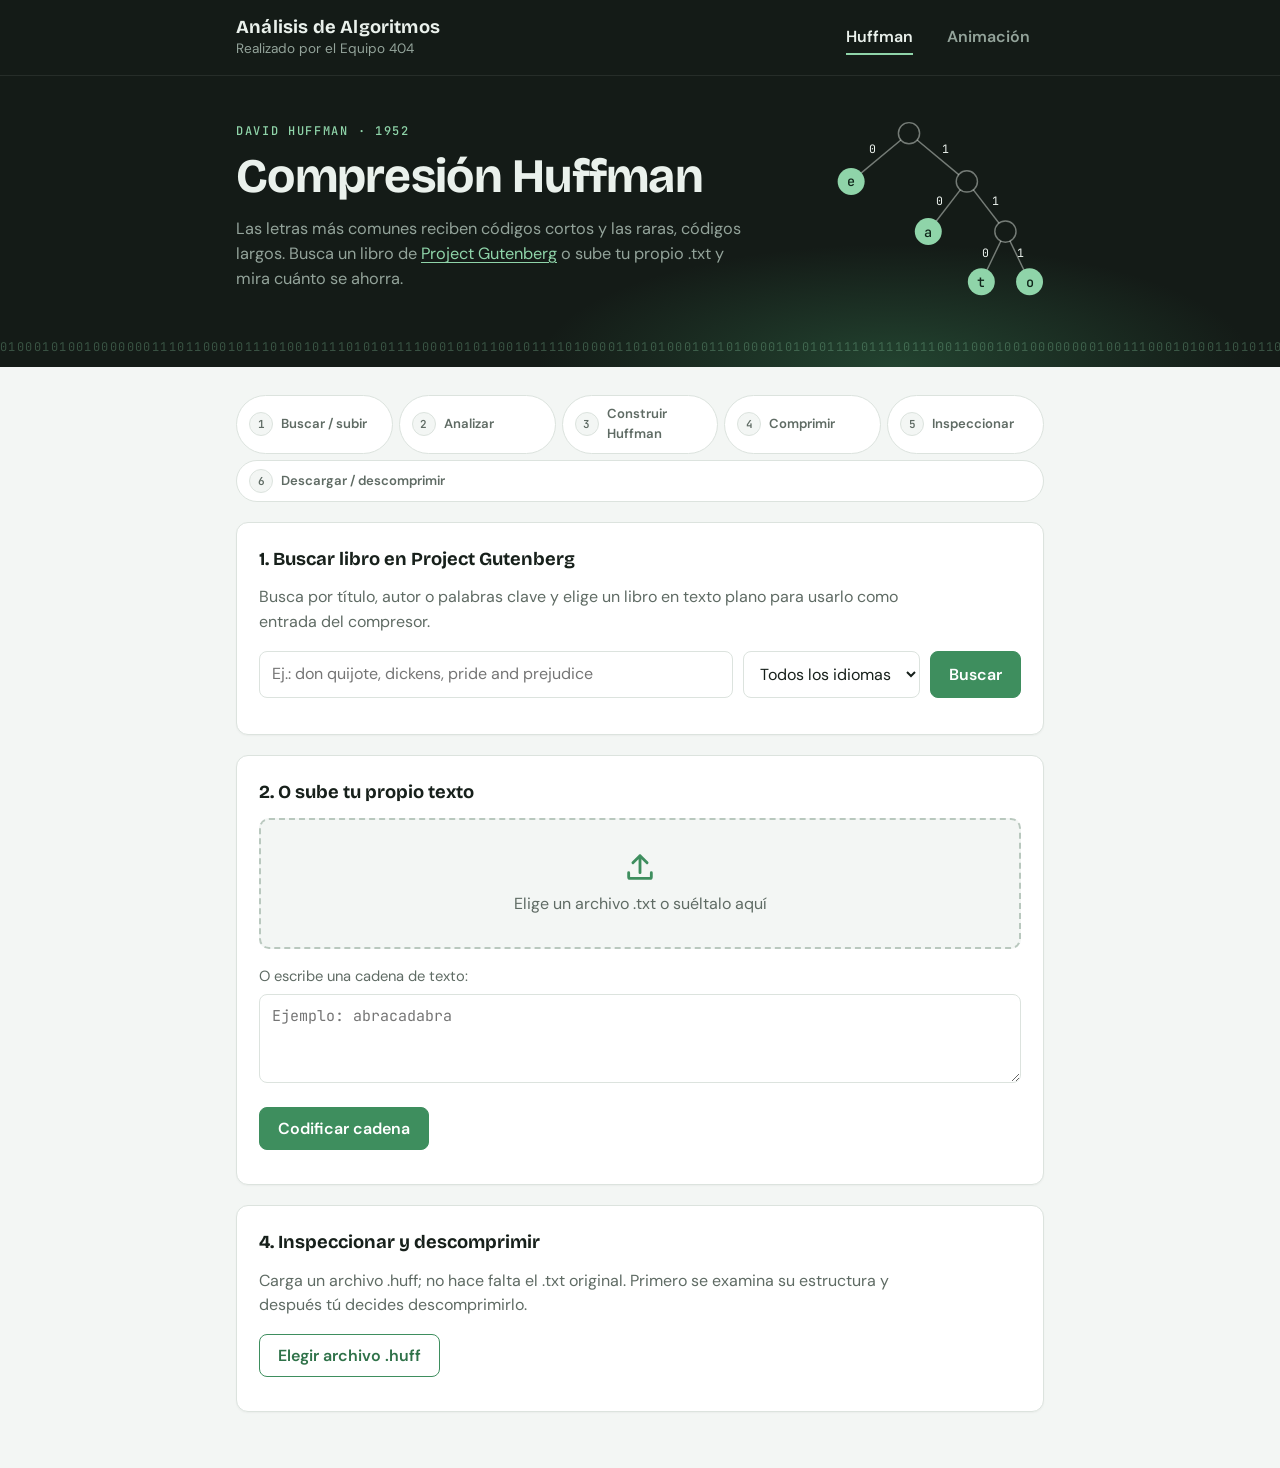
<file: index.html>
<!doctype html>
<html lang="es">
<head>
<meta charset="utf-8">
<meta name="viewport" content="width=device-width, initial-scale=1">
<title>Compresión Huffman</title>
<link rel="preconnect" href="https://fonts.googleapis.com">
<link rel="preconnect" href="https://fonts.gstatic.com" crossorigin>
<link href="https://fonts.googleapis.com/css2?family=Bricolage+Grotesque:opsz,wght@12..96,600;12..96,700&family=DM+Sans:wght@400;500;600&family=JetBrains+Mono:wght@400;500&display=swap" rel="stylesheet">
<link rel="stylesheet" href="estilos.css">
</head>
<body>

<header class="top">
  <div class="wrap">
    <div>
      <h1>Análisis de Algoritmos</h1>
      <p>Realizado por el Equipo 404</p>
    </div>
    <nav aria-label="Secciones">
      <a href="index.html" aria-current="page">Huffman</a>
      <a href="animacion.html">Animación</a>
    </nav>
  </div>
</header>

<section class="hero">
  <div class="wrap hero-inner">
    <div class="hero-text">
      <p class="eyebrow">David Huffman · 1952</p>
      <h2>Compresión Huffman</h2>
      <p class="lead">Las letras más comunes reciben códigos cortos y las raras, códigos largos. Busca un libro de <a href="https://www.gutenberg.org" target="_blank" rel="noopener">Project Gutenberg</a> o sube tu propio .txt y mira cuánto se ahorra.</p>
    </div>
    <svg class="tree" viewBox="0 0 280 200" role="img" aria-label="Árbol de Huffman: e vale 0, a vale 10, t vale 110, o vale 111">
      <line class="ln" pathLength="1" style="--d:.3s" x1="140" y1="22" x2="80" y2="72"/>
      <line class="ln" pathLength="1" style="--d:.45s" x1="140" y1="22" x2="200" y2="72"/>
      <line class="ln" pathLength="1" style="--d:.9s" x1="200" y1="72" x2="160" y2="124"/>
      <line class="ln" pathLength="1" style="--d:1.05s" x1="200" y1="72" x2="240" y2="124"/>
      <line class="ln" pathLength="1" style="--d:1.5s" x1="240" y1="124" x2="215" y2="176"/>
      <line class="ln" pathLength="1" style="--d:1.65s" x1="240" y1="124" x2="265" y2="176"/>
      <circle class="node lf" style="--d:0s" cx="140" cy="22" r="11"/>
      <circle class="node lf" style="--d:.7s" cx="200" cy="72" r="11"/>
      <circle class="node lf" style="--d:1.3s" cx="240" cy="124" r="11"/>
      <g class="lf" style="--d:.8s"><circle class="leafc" cx="80" cy="72" r="14"/><text class="sym" x="80" y="72">e</text></g>
      <g class="lf" style="--d:1.35s"><circle class="leafc" cx="160" cy="124" r="14"/><text class="sym" x="160" y="124">a</text></g>
      <g class="lf" style="--d:1.9s"><circle class="leafc" cx="215" cy="176" r="14"/><text class="sym" x="215" y="176">t</text></g>
      <g class="lf" style="--d:2s"><circle class="leafc" cx="265" cy="176" r="14"/><text class="sym" x="265" y="176">o</text></g>
      <text class="bt" style="--d:.6s" x="102" y="38">0</text>
      <text class="bt" style="--d:.7s" x="178" y="38">1</text>
      <text class="bt" style="--d:1.2s" x="172" y="92">0</text>
      <text class="bt" style="--d:1.3s" x="230" y="92">1</text>
      <text class="bt" style="--d:1.8s" x="219" y="146">0</text>
      <text class="bt" style="--d:1.9s" x="256" y="146">1</text>
    </svg>
  </div>
  <div class="bitrail" aria-hidden="true"><span>[base64] [base64] </span></div>
</section>

<div class="wrap">
<main>

  <ol class="flow" id="flow" aria-label="Flujo de la aplicación">
    <li data-s="1">Buscar / subir</li>
    <li data-s="2">Analizar</li>
    <li data-s="3">Construir Huffman</li>
    <li data-s="4">Comprimir</li>
    <li data-s="5">Inspeccionar</li>
    <li data-s="6">Descargar / descomprimir</li>
  </ol>

  <section id="huffman" class="stack">

    <div class="card" id="gutCard">
      <h2>1. Buscar libro en Project Gutenberg</h2>
      <p class="sub">Busca por título, autor o palabras clave y elige un libro en texto plano para usarlo como entrada del compresor.</p>
      <form class="gut-form" id="gutForm">
        <label class="sr" for="gutQ">Título, autor o palabras clave</label>
        <input id="gutQ" type="search" placeholder="Ej.: don quijote, dickens, pride and prejudice" autocomplete="off">
        <label class="sr" for="gutLang">Idioma</label>
        <select id="gutLang">
          <option value="">Todos los idiomas</option>
          <option value="es">Español</option>
          <option value="en">English</option>
          <option value="fr">Français</option>
          <option value="de">Deutsch</option>
          <option value="it">Italiano</option>
          <option value="pt">Português</option>
        </select>
        <button class="btn" type="submit" id="gutBtn">Buscar</button>
      </form>
      <div class="msg" id="gutMsg" role="status" aria-live="polite"></div>
      <ul class="gut-list" id="gutList"></ul>
      <div class="actions" id="gutMoreBox" hidden><button class="btn ghost" id="gutMore" type="button">Ver más resultados</button></div>
    </div>

    <div class="card">
      <h2>2. O sube tu propio texto</h2>
      <label class="drop" id="drop" for="fileIn">
        <svg viewBox="0 0 24 24" aria-hidden="true"><path d="M12 16V4M7 9l5-5 5 5M4 16v3a1 1 0 0 0 1 1h14a1 1 0 0 0 1-1v-3"/></svg>
        <span id="dropText">Elige un archivo .txt o suéltalo aquí</span>
        <input id="fileIn" type="file" accept=".txt,text/plain">
      </label>
      <label class="or" for="textIn">O escribe una cadena de texto:</label>
      <textarea id="textIn" rows="3" placeholder="Ejemplo: abracadabra"></textarea>
      <div class="actions"><button class="btn" id="textBtn" type="button">Codificar cadena</button></div>
      <div class="msg" id="msg" role="status" aria-live="polite"></div>
    </div>

    <div class="card" id="result" hidden>
      <h2>3. Resultado</h2>
      <div class="stats" id="stats"></div>
      <div class="cmp" id="cmp"></div>
      <div class="msg" id="verify"></div>
      <details class="fold" id="mergeBox" hidden>
        <summary id="mergeSum"></summary>
        <p class="hint">En cada paso se toman los dos nodos de menor frecuencia y se fusionan en un nodo nuevo (N1, N2…) cuyo peso es la suma. El último nodo es la raíz del árbol.</p>
        <ol class="steps" id="mergeList"></ol>
      </details>
      <div class="actions">
        <button class="btn" id="dlHuff" type="button">Descargar comprimido (.huff)</button>
        <button class="btn" id="dlBack" type="button">Descargar recuperado (.txt)</button>
        <button class="btn ghost" id="dlBoth" type="button">Descargar ambos</button>
        <button class="btn" id="toInspect" type="button">Inspeccionar este archivo</button>
        <button class="btn ghost" id="toggle" type="button">Ver tabla de códigos</button>
        <button class="btn ghost" id="toggleTree" type="button">Ver árbol de frecuencias</button>
      </div>
      <div id="treeBox" hidden>
        <p class="msg" id="treeInfo"></p>
        <div class="treewrap"><svg id="treeSvg" class="ftree" role="img" aria-label="Árbol de frecuencias de Huffman"></svg></div>
      </div>
      <div id="tableBox" hidden>
        <div class="tablewrap">
          <table>
            <thead><tr><th>Símbolo</th><th class="n">Frecuencia</th><th class="n">Bits</th><th>Código</th></tr></thead>
            <tbody id="body"></tbody>
          </table>
        </div>
      </div>
    </div>

    <div class="card" id="inspector">
      <h2>4. Inspeccionar y descomprimir</h2>
      <p class="sub">Carga un archivo .huff; no hace falta el .txt original. Primero se examina su estructura y después tú decides descomprimirlo.</p>
      <div style="position:relative;display:inline-block">
        <button class="btn ghost" id="huffBtn" type="button">Elegir archivo .huff</button>
        <input id="huffIn" type="file" accept=".huff,application/octet-stream" style="position:absolute;inset:0;width:100%;height:100%;opacity:0;cursor:pointer">
      </div>
      <div class="msg" id="decMsg" role="status" aria-live="polite"></div>
      <div id="inspBox" hidden>
        <h3>Metadatos del archivo</h3>
        <dl class="kv" id="inspMeta"></dl>
        <h3>Estructura interna</h3>
        <div class="fmap" id="inspMap"></div>
        <h3>Datos comprimidos (vista parcial en binario)</h3>
        <pre class="bits" id="inspBits"></pre>
        <details class="fold">
          <summary>Códigos Huffman almacenados</summary>
          <p class="hint">El formato guarda la longitud de cada código y los códigos se reconstruyen en forma canónica. Las frecuencias no se guardan.</p>
          <div class="tablewrap"><table>
            <thead><tr><th>Símbolo</th><th class="n">Bits</th><th>Código</th></tr></thead>
            <tbody id="inspBody"></tbody>
          </table></div>
        </details>
        <details class="fold">
          <summary>Árbol de Huffman reconstruido</summary>
          <p class="msg" id="inspTreeInfo"></p>
          <div class="treewrap"><svg id="inspTree" class="ftree" role="img" aria-label="Árbol de Huffman reconstruido a partir del archivo"></svg></div>
        </details>
        <div class="actions"><button class="btn" id="inspDec" type="button">Descomprimir</button></div>
        <div class="msg" id="decVerify" role="status" aria-live="polite"></div>
        <div id="decBox" hidden>
          <div class="preview" id="decPreview"></div>
          <div class="actions"><button class="btn" id="decDl" type="button">Descargar .txt</button></div>
        </div>
      </div>
    </div>
  </section>
</main>
</div>

<script>
/* ===== Núcleo de Huffman (bytes UTF-8, códigos canónicos) ===== */
const SYM_NAMES = { 32: '␣', 10: '↵', 13: '⏎', 9: '⇥' };
function symLabel(b) {
  if (SYM_NAMES[b]) return SYM_NAMES[b];
  if (b < 32 || b === 127) return '0x' + b.toString(16).toUpperCase().padStart(2, '0');
  if (b >= 128) return '0x' + b.toString(16).toUpperCase();
  return String.fromCharCode(b);
}

function buildLengths(data) {
  const freq = new Array(256).fill(0);
  for (let i = 0; i < data.length; i++) freq[data[i]]++;
  const syms = [];
  for (let b = 0; b < 256; b++) if (freq[b]) syms.push(b);
  const lengths = new Array(256).fill(0);

  let root = null;
  const merges = []; // fusiones del algoritmo voraz, para mostrarlas paso a paso

  if (syms.length === 1) {
    lengths[syms[0]] = 1;
    root = { sym: syms[0], w: freq[syms[0]] }; // Árbol de un solo nodo
  } else if (syms.length > 1) {
    let id = 0;
    let nodes = syms.map(b => ({ w: freq[b], id: id++, sym: b }));
    while (nodes.length > 1) {
      nodes.sort((a, b) => a.w - b.w || a.id - b.id);
      const a = nodes.shift(), b = nodes.shift();
      const nuevo = { w: a.w + b.w, id: id++, l: a, r: b };
      nodes.push(nuevo);
      const lab = (n) => n.sym !== undefined ? symLabel(n.sym) : 'N' + (n.id - syms.length + 1);
      merges.push({ a: lab(a), wa: a.w, b: lab(b), wb: b.w, to: lab(nuevo), w: nuevo.w });
    }
    (function walk(n, d) {
      if (n.sym !== undefined) { lengths[n.sym] = d; return; }
      walk(n.l, d + 1); walk(n.r, d + 1);
    })(nodes[0], 0);

    root = nodes[0]; // Capturar la raíz
  }

  return { freq, syms, lengths, root, merges };
}

function canonicalBits(lengths) {
  const order = [];
  for (let b = 0; b < 256; b++) if (lengths[b] > 0) order.push(b);
  order.sort((a, b) => lengths[a] - lengths[b] || a - b);
  const table = new Array(256).fill(null);
  let code = 0n, prev = 0;
  order.forEach((s, i) => {
    const len = lengths[s];
    code = i === 0 ? 0n : (code + 1n) << BigInt(len - prev);
    prev = len;
    const str = code.toString(2).padStart(len, '0');
    const arr = new Uint8Array(len);
    for (let k = 0; k < len; k++) arr[k] = str.charCodeAt(k) - 48;
    table[s] = arr;
  });
  return table;
}

// CRC32 del texto original: sirve para comprobar la integridad aunque el .txt ya no exista
const CRC_TABLE = (() => {
  const t = new Uint32Array(256);
  for (let n = 0; n < 256; n++) {
    let c = n;
    for (let k = 0; k < 8; k++) c = (c & 1) ? (0xEDB88320 ^ (c >>> 1)) : (c >>> 1);
    t[n] = c >>> 0;
  }
  return t;
})();
function crc32(data) {
  let c = 0xFFFFFFFF;
  for (let i = 0; i < data.length; i++) c = CRC_TABLE[(c ^ data[i]) & 255] ^ (c >>> 8);
  return (c ^ 0xFFFFFFFF) >>> 0;
}
const hex32 = (n) => n.toString(16).toUpperCase().padStart(8, '0');

/* Formato HUF versión 2 (.huff). Enteros en big-endian.
     0   4   "HUF" + 0x02          marca e identificación de versión
     4   4   tamaño original       bytes del texto (u32)
     8   2   n                     símbolos distintos (u16)
    10   1   bits válidos          bits usados del último byte de datos (1–8; 0 si no hay datos)
    11   4   CRC32 del original    comprobación de integridad (u32)
    15   2n  tabla de códigos      n pares (byte, longitud del código), ordenados por byte
    15+2n    datos comprimidos     códigos canónicos concatenados; el último byte se rellena con ceros */
const HUF_VERSION = 2, HUF_FIXED = 15;

function huffmanCompress(data) {
  const { freq, syms, lengths, root, merges } = buildLengths(data);
  const bitsTable = canonicalBits(lengths);
  let totalBits = 0;
  for (const b of syms) totalBits += freq[b] * lengths[b];
  const n = syms.length;
  const headerSize = HUF_FIXED + n * 2;
  const payloadBytes = Math.ceil(totalBits / 8);
  const crc = crc32(data);
  const out = new Uint8Array(headerSize + payloadBytes);
  out.set([0x48, 0x55, 0x46, HUF_VERSION], 0);
  const dv = new DataView(out.buffer);
  dv.setUint32(4, data.length);
  dv.setUint16(8, n);
  out[10] = totalBits ? ((totalBits - 1) % 8) + 1 : 0;
  dv.setUint32(11, crc);
  let p = HUF_FIXED;
  for (const b of syms) { out[p++] = b; out[p++] = lengths[b]; }
  let cur = 0, nb = 0, o = headerSize;
  for (let i = 0; i < data.length; i++) {
    const bits = bitsTable[data[i]];
    for (let k = 0; k < bits.length; k++) {
      cur = (cur << 1) | bits[k];
      if (++nb === 8) { out[o++] = cur; cur = 0; nb = 0; }
    }
  }
  if (nb > 0) out[o] = cur << (8 - nb);
  return { out, freq, syms, lengths, bitsTable, totalBits, headerSize, payloadBytes, root, crc, merges };
}

// Lee y valida la cabecera y la tabla SIN descomprimir (lo usa el inspector)
function huffmanParse(bytes) {
  if (bytes.length < 4 || bytes[0] !== 0x48 || bytes[1] !== 0x55 || bytes[2] !== 0x46)
    throw new Error('El archivo no es un .huff de esta aplicación (falta la marca «HUF»).');
  
  const ver = bytes[3];
  // Soporta versión 2 (binaria) y versión 1 / ASCII '1' (49)
  if (ver !== HUF_VERSION && ver !== 1 && ver !== 49)
    throw new Error(`Versión de formato no soportada: ${ver} (se esperaba 1 o ${HUF_VERSION}).`);

  // --- Soporte para formato HUF1 / ASCII "HUF1" (49) ---
  if (ver === 1 || ver === 49) {
    const textPreview = new TextDecoder().decode(bytes.subarray(0, Math.min(bytes.length, 64)));
    if (textPreview.startsWith('HUF1\n') || textPreview.startsWith('HUF1\r\n')) {
      const fullText = new TextDecoder().decode(bytes);
      const lines = fullText.split(/\r?\n/);
      const origLen = parseInt(lines[1], 10);
      const n = parseInt(lines[2], 10);
      if (isNaN(origLen) || isNaN(n) || lines.length < 3 + n)
        throw new Error('Cabecera HUF1 de texto incompleta o inválida.');
      
      const lengths = new Array(256).fill(0), syms = [];
      const customBits = new Array(256).fill(null);
      for (let i = 0; i < n; i++) {
        const parts = lines[3 + i].split(/\s+/);
        const s = parseInt(parts[0], 10);
        const codeStr = parts[1] || '';
        if (isNaN(s) || !codeStr) throw new Error('Tabla de códigos HUF1 inválida.');
        lengths[s] = codeStr.length;
        syms.push(s);
        const arr = new Uint8Array(codeStr.length);
        for (let k = 0; k < codeStr.length; k++) arr[k] = codeStr.charCodeAt(k) - 48;
        customBits[s] = arr;
      }
      syms.sort((a, b) => a - b);
      const bitStream = lines.slice(3 + n).join('').trim();
      const totalBits = bitStream.length;
      const dataBytes = Math.ceil(totalBits / 8);
      const validBits = totalBits ? ((totalBits - 1) % 8) + 1 : 0;
      const crc = 0;
      return {
        version: '1 (texto)', origLen, n, validBits, crc, headerSize: 0,
        dataBytes, totalBits, lengths, syms, bitsTable: customBits,
        size: bytes.length, isTextHuf1: true, bitStream
      };
    }
  }

  // --- Formato HUF v2 estándar ---
  if (bytes.length < HUF_FIXED) throw new Error('Cabecera incompleta.');
  const dv = new DataView(bytes.buffer, bytes.byteOffset, bytes.byteLength);
  const origLen = dv.getUint32(4), n = dv.getUint16(8), validBits = bytes[10], crc = dv.getUint32(11);
  const headerSize = HUF_FIXED + n * 2;
  if (n > 256 || bytes.length < headerSize) throw new Error('Cabecera incompleta.');
  if (origLen > 0 && n === 0) throw new Error('Tabla de códigos vacía.');
  const dataBytes = bytes.length - headerSize;
  if (dataBytes > 0 && (validBits < 1 || validBits > 8)) throw new Error('Bits válidos del último byte fuera de rango.');
  const totalBits = dataBytes ? (dataBytes - 1) * 8 + validBits : 0;
  const lengths = new Array(256).fill(0), syms = [];
  for (let i = 0; i < n; i++) {
    const s = bytes[HUF_FIXED + i * 2], l = bytes[HUF_FIXED + i * 2 + 1];
    if (l === 0 || lengths[s]) throw new Error('Tabla de códigos inválida.');
    lengths[s] = l; syms.push(s);
  }
  if (n) { // desigualdad de Kraft: si no se cumple, esas longitudes no forman un árbol
    const maxL = Math.max(...syms.map(s => lengths[s]));
    let k = 0n;
    for (const s of syms) k += 1n << BigInt(maxL - lengths[s]);
    if (k > (1n << BigInt(maxL))) throw new Error('Las longitudes de código no forman un árbol válido.');
  }
  syms.sort((a, b) => a - b);
  return { version: bytes[3], origLen, n, validBits, crc, headerSize, dataBytes, totalBits, lengths, syms,
           bitsTable: canonicalBits(lengths), size: bytes.length };
}

// Descomprime y comprueba el CRC32. Devuelve { data, crcStored, crcCalc, crcOk }
function huffmanDecompress(bytes, info) {
  const h = info || huffmanParse(bytes);
  const out = new Uint8Array(h.origLen);
  if (h.origLen > 0) {
    const L = [-1], R = [-1], leaf = [-1];
    for (const s of h.syms) {
      const bits = h.bitsTable[s];
      let node = 0;
      for (let k = 0; k < bits.length; k++) {
        const arr = bits[k] ? R : L;
        if (arr[node] === -1) { arr[node] = L.length; L.push(-1); R.push(-1); leaf.push(-1); }
        node = arr[node];
      }
      leaf[node] = s;
    }

    if (h.isTextHuf1) {
      let node = 0, o = 0;
      for (let i = 0; i < h.bitStream.length; i++) {
        const bit = h.bitStream.charCodeAt(i) - 48;
        node = bit ? R[node] : L[node];
        if (node === -1) throw new Error('Datos corruptos en HUF1.');
        if (leaf[node] !== -1) {
          out[o++] = leaf[node];
          node = 0;
          if (o === h.origLen) break;
        }
      }
      if (o !== h.origLen) throw new Error('Faltan datos en el archivo HUF1.');
      const crcCalc = crc32(out);
      return { data: out, crcStored: crcCalc, crcCalc, crcOk: true };
    }

    let node = 0, o = 0;
    outer: for (let i = h.headerSize; i < bytes.length; i++) {
      const byte = bytes[i];
      const limit = (i === bytes.length - 1) ? (8 - h.validBits) : 0;
      for (let k = 7; k >= limit; k--) {
        node = ((byte >> k) & 1) ? R[node] : L[node];
        if (node === -1) throw new Error('Datos corruptos.');
        if (leaf[node] !== -1) {
          out[o++] = leaf[node];
          node = 0;
          if (o === h.origLen) break outer;
        }
      }
    }
    if (o !== h.origLen) throw new Error('Faltan datos en el archivo.');
    if (node !== 0) throw new Error('Secuencia de bits incompleta al final del archivo.');
  }
  const crcCalc = crc32(out);
  return { data: out, crcStored: h.crc, crcCalc, crcOk: crcCalc === h.crc };
}

/* ===== Interfaz Huffman ===== */
const $ = (s) => document.querySelector(s);
const fmtN = (n) => n.toLocaleString('es-MX');
function fmtBytes(n) {
  const a = Math.abs(n), sg = n < 0 ? '−' : '';
  if (a < 1024) return sg + a + ' B';
  if (a < 1048576) return sg + (a / 1024).toFixed(1) + ' KB';
  return sg + (a / 1048576).toFixed(2) + ' MB';
}
function download(name, bytes, mime) {
  const url = URL.createObjectURL(new Blob([bytes], { type: mime }));
  const a = document.createElement('a');
  a.href = url; a.download = name;
  document.body.appendChild(a); a.click(); a.remove();
  setTimeout(() => URL.revokeObjectURL(url), 3000);
}
function setMsg(el, text, kind) { el.textContent = text; el.className = 'msg' + (kind ? ' ' + kind : ''); }


/* Animaciones del resultado */
const reduceMotion = matchMedia('(prefers-reduced-motion: reduce)').matches;

/* Indicador del flujo: BUSCAR/SUBIR → ANALIZAR → CONSTRUIR → COMPRIMIR → INSPECCIONAR → DESCARGAR/DESCOMPRIMIR.
   done = último paso completado; el siguiente se marca como pendiente. */
let flowTimers = [];
function setFlow(done, animate) {
  flowTimers.forEach(clearTimeout);
  flowTimers = [];
  const paint = (d) => document.querySelectorAll('#flow li').forEach(li => {
    const n = +li.dataset.s;
    li.classList.toggle('done', n <= d);
    li.classList.toggle('next', n === d + 1);
  });
  if (!animate || reduceMotion) { paint(done); return; }
  paint(0);
  for (let d = 1; d <= done; d++) flowTimers.push(setTimeout(() => paint(d), d * 280));
}
function formatStat(v, kind) {
  if (kind === 'bytes') return fmtBytes(Math.round(v));
  if (kind === 'pct') return v.toFixed(1) + ' %';
  if (kind === 'ms') return v.toFixed(2) + ' ms';
  if (kind === 'int') return fmtN(Math.round(v));
  if (kind === 'ratio') return v.toFixed(2) + ' : 1';
  return v.toFixed(2);
}
function countUp() {
  document.querySelectorAll('#stats b').forEach(el => {
    const target = parseFloat(el.dataset.num), kind = el.dataset.kind;
    if (reduceMotion) { el.textContent = formatStat(target, kind); return; }
    const t0 = performance.now(), dur = 1000;
    (function tick(now) {
      const p = Math.min(1, (now - t0) / dur);
      el.textContent = formatStat(target * (1 - Math.pow(1 - p, 3)), kind);
      if (p < 1) requestAnimationFrame(tick); else el.textContent = formatStat(target, kind);
    })(t0);
  });
}
function showBars(orig, comp) {
  const pct = Math.max(2, Math.min(100, 100 * comp / orig));
  const row = (label, cls, text) => `<div class="cmp-row"><span>${label}</span><div class="cmp-track"><div class="cmp-fill ${cls}"></div><span class="cmp-text">${text}</span></div></div>`;
  $('#cmp').innerHTML = row('Original', '', fmtN(orig) + ' bytes') + row('Huffman', 'small', fmtN(comp) + ' bytes');
  const fills = document.querySelectorAll('#cmp .cmp-fill');
  requestAnimationFrame(() => requestAnimationFrame(() => {
    fills[0].style.width = '100%';
    fills[1].style.width = pct + '%';
  }));
}

let current = null; // { name, raw, res, back, isTextChain }

const MAX_BYTES = 10 * 1024 * 1024; // 10 MB

// Revisa que sea un .txt y que no sea demasiado grande
function checkFile(file) {
  const isTxt = /\.txt$/i.test(file.name) || file.type === 'text/plain';
  if (!isTxt) return 'Solo se aceptan archivos .txt.';
  if (file.size > MAX_BYTES) return `El archivo pesa ${fmtBytes(file.size)}; el máximo es ${fmtBytes(MAX_BYTES)}.`;
  return '';
}

async function handleFile(file, note = '') {
  const msg = $('#msg');
  if (!file) return;
  current = null;
  $('#result').hidden = true;
  setFlow(0);
  const error = checkFile(file);
  if (error) { setMsg(msg, error, 'err'); return; }
  try {
    const raw = new Uint8Array(await file.arrayBuffer());
    if (!raw.length) throw new Error('El archivo está vacío.');
    processBytes(raw, file.name.replace(/\.txt$/i, ''), false);
    $('#dropText').textContent = file.name;
    setMsg(msg, note); // aviso opcional (p. ej. "se soltaron varios archivos")
  } catch (e) {
    setMsg(msg, e.message, 'err');
  }
}

// Codifica una cadena escrita a mano (se pasa a bytes UTF-8, igual que un .txt)
function handleText() {
  const msg = $('#msg');
  const text = $('#textIn').value;
  if (!text) { setMsg(msg, 'Escribe algo para codificar.', 'err'); return; }
  const raw = new TextEncoder().encode(text);
  if (raw.length > MAX_BYTES) { setMsg(msg, `La cadena pesa ${fmtBytes(raw.length)}; el máximo es ${fmtBytes(MAX_BYTES)}.`, 'err'); return; }
  processBytes(raw, 'cadena', true);
  setMsg(msg, '');
}

// Comprime, verifica y muestra el resultado (lo usan el archivo y la cadena)
function processBytes(raw, name, isTextChain = false) {
  const t0 = performance.now(); // Iniciar cronómetro
  const res = huffmanCompress(raw);
  const t1 = performance.now(); // Detener cronómetro

  // Integridad: se descomprime el archivo generado y se compara byte a byte y por CRC32
  const dec = huffmanDecompress(res.out);
  const back = dec.data;
  const same = back.length === raw.length && dec.crcOk && back.every((v, i) => v === raw[i]);

  res.timeMs = +(t1 - t0).toFixed(2); // Guardar el tiempo

  current = { name, raw, res, back, isTextChain };
  showResult(raw, res, same, isTextChain);
  setFlow(4, true); // buscar/subir, analizar, construir y comprimir ya ocurrieron
}

/* ===== Buscador de Project Gutenberg =====
   El catálogo se consulta con Gutendex, una API pública y gratuita sobre el catálogo de Project Gutenberg.
   El texto se descarga desde el navegador. Como gutenberg.org normalmente no permite leer sus archivos
   desde otra página (CORS), primero se intenta directo y, si falla, a través de proxies públicos gratuitos. */
const GUT_API = 'https://gutendex.com/books/';
const GUT_PROXIES = [
  (u) => 'https://api.allorigins.win/raw?url=' + encodeURIComponent(u),
  (u) => 'https://corsproxy.io/?url=' + encodeURIComponent(u)
];
let gutNext = null, gutBusy = false;

async function fetchTimeout(url, ms, kind) {
  const ctl = new AbortController();
  const timer = setTimeout(() => ctl.abort(), ms);
  try {
    const r = await fetch(url, { signal: ctl.signal });
    if (!r.ok) throw new Error('HTTP ' + r.status);
    return kind === 'json' ? await r.json() : new Uint8Array(await r.arrayBuffer());
  } finally { clearTimeout(timer); }
}

// Dirección del texto plano de un libro (se prefiere UTF-8); null si no hay versión en texto
function gutTextUrl(book) {
  const f = book.formats || {};
  const keys = Object.keys(f).filter(k => k.startsWith('text/plain') && !/\.zip$/i.test(f[k]));
  if (!keys.length) return null;
  keys.sort((a, b) => /utf-8/i.test(b) - /utf-8/i.test(a));
  return f[keys[0]];
}

async function gutDownload(url) {
  const intentos = [url, ...GUT_PROXIES.map(p => p(url))];
  let ultimo = null;
  for (const u of intentos) {
    try {
      const raw = await fetchTimeout(u, 45000, 'bytes');
      const head = new TextDecoder().decode(raw.subarray(0, 300)).trimStart().toLowerCase();
      if (!raw.length || head.startsWith('<!doctype') || head.startsWith('<html')) throw new Error('la respuesta no es un texto');
      return raw;
    } catch (e) { ultimo = e; }
  }
  throw new Error('No se pudo descargar el texto desde el navegador (' + (ultimo ? ultimo.message : 'sin respuesta') +
    '). Usa «Ver en Gutenberg», descarga el .txt y súbelo en la sección 2.');
}

function gutRender(books, append) {
  const list = $('#gutList');
  if (!append) list.replaceChildren();
  for (const b of books) {
    const li = document.createElement('li');
    li.className = 'gut-item';
    const info = document.createElement('div');
    info.className = 'gut-info';
    const title = document.createElement('div');
    title.className = 'gut-title';
    title.textContent = b.title;
    const meta = document.createElement('div');
    meta.className = 'gut-meta';
    const authors = (b.authors || []).map(a => a.name).join('; ') || 'Autor desconocido';
    meta.textContent = `${authors} · ${(b.languages || []).join(', ') || '—'} · ${fmtN(b.download_count || 0)} descargas · #${b.id}`;
    info.append(title, meta);
    const btns = document.createElement('div');
    btns.className = 'gut-btns';
    const link = document.createElement('a');
    link.href = 'https://www.gutenberg.org/ebooks/' + encodeURIComponent(b.id);
    link.target = '_blank'; link.rel = 'noopener';
    link.textContent = 'Ver en Gutenberg';
    const use = document.createElement('button');
    use.type = 'button'; use.className = 'btn'; use.textContent = 'Usar este libro';
    use.addEventListener('click', () => gutUse(b, use));
    btns.append(link, use);
    li.append(info, btns);
    list.append(li);
  }
}

async function gutSearch(url, append) {
  if (gutBusy) return;
  gutBusy = true;
  const msg = $('#gutMsg');
  $('#gutBtn').disabled = true; $('#gutMore').disabled = true;
  setMsg(msg, 'Buscando en Project Gutenberg…');
  try {
    const data = await fetchTimeout(url, 20000, 'json');
    const books = (data.results || []).filter(b => gutTextUrl(b));
    gutNext = data.next ? data.next.replace(/^http:/, 'https:') : null;
    gutRender(books, append);
    const shown = $('#gutList').children.length;
    setMsg(msg, shown
      ? `${fmtN(data.count)} resultados en total; mostrando ${shown} con texto disponible.`
      : 'No se encontraron libros con texto para esa búsqueda.');
  } catch (e) {
    setMsg(msg, 'No se pudo consultar el catálogo (' + (e.name === 'AbortError' ? 'tiempo agotado' : e.message) + '). Intenta de nuevo en un momento.', 'err');
  } finally {
    gutBusy = false;
    $('#gutBtn').disabled = false; $('#gutMore').disabled = false;
    $('#gutMoreBox').hidden = !gutNext;
  }
}

// Descarga el libro elegido y lo manda al compresor igual que un .txt subido
async function gutUse(book, btn) {
  const msg = $('#gutMsg');
  btn.disabled = true; btn.classList.add('busy');
  setMsg(msg, `Descargando «${book.title}»…`);
  try {
    const raw = await gutDownload(gutTextUrl(book));
    if (raw.length > MAX_BYTES) throw new Error(`El texto pesa ${fmtBytes(raw.length)}; el máximo es ${fmtBytes(MAX_BYTES)}.`);
    setMsg($('#msg'), '');
    processBytes(raw, 'pg' + book.id, false);
    setMsg(msg, `Libro cargado: «${book.title}» (${fmtBytes(raw.length)}).`, 'ok');
  } catch (e) {
    setMsg(msg, e.message, 'err');
  } finally {
    btn.disabled = false; btn.classList.remove('busy');
  }
}

$('#gutForm').addEventListener('submit', (e) => {
  e.preventDefault();
  const q = $('#gutQ').value.trim();
  if (!q) { setMsg($('#gutMsg'), 'Escribe un título, autor o palabra clave.', 'err'); return; }
  const lang = $('#gutLang').value;
  gutSearch(GUT_API + '?search=' + encodeURIComponent(q) + (lang ? '&languages=' + lang : ''), false);
});
$('#gutMore').addEventListener('click', () => { if (gutNext) gutSearch(gutNext, true); });

/* ===== Árbol de frecuencias =====
   Se arma a partir de la tabla de códigos: cada bit 0 va a la izquierda y cada 1 a la derecha.
   Así el dibujo coincide exactamente con los códigos de la tabla. Si se conocen las frecuencias,
   cada nodo interno guarda la suma de las hojas que tiene debajo; el inspector no las tiene
   (el formato solo guarda longitudes), así que dibuja el mismo árbol sin pesos. */
function buildTree(res) {
  const root = { w: 0 };
  for (const s of res.syms) {
    let n = root;
    const w = res.freq ? res.freq[s] : 0;
    n.w += w;
    for (const bit of res.bitsTable[s]) {
      const side = bit ? 'r' : 'l';
      n = n[side] || (n[side] = { w: 0 });
      n.w += w;
    }
    n.sym = s;
  }
  return root;
}

const fmtShort = (n) => n >= 1e6 ? (n / 1e6).toFixed(1) + 'M' : n >= 1e4 ? Math.round(n / 1e3) + 'k' : String(n);

function drawTree(res, svg, infoEl) {
  const GAP = 46, LEVEL = 70, PAD = 30, R = 16;
  const root = buildTree(res), hasW = !!res.freq;
  let leaves = 0, depth = 0;
  // Posición: las hojas se reparten de izquierda a derecha; cada padre queda al centro de sus hijos
  (function place(n, d) {
    n.y = PAD + d * LEVEL;
    depth = Math.max(depth, d);
    if (n.sym !== undefined) { n.x = PAD + leaves++ * GAP; return; }
    const kids = [n.l, n.r].filter(Boolean);
    kids.forEach(k => place(k, d + 1));
    n.x = kids.reduce((s, k) => s + k.x, 0) / kids.length;
  })(root, 0);

  const W = PAD * 2 + (leaves - 1) * GAP, H = PAD * 2 + depth * LEVEL + 18;
  svg.setAttribute('viewBox', `0 0 ${W} ${H}`);
  svg.setAttribute('width', W);
  svg.setAttribute('height', H);
  svg.replaceChildren();
  const NS = 'http://www.w3.org/2000/svg';
  const el = (tag, attrs, text) => {
    const e = document.createElementNS(NS, tag);
    for (const k in attrs) e.setAttribute(k, attrs[k]);
    if (text !== undefined) e.textContent = text;
    return e;
  };
  const edges = el('g', {}), nodes = el('g', {});
  (function render(n, code) {
    for (const [side, bit] of [['l', '0'], ['r', '1']]) {
      const c = n[side];
      if (!c) continue;
      edges.append(el('line', { x1: n.x, y1: n.y, x2: c.x, y2: c.y }));
      edges.append(el('text', { class: 'bit', x: (n.x + c.x) / 2 + (bit === '0' ? -8 : 8), y: (n.y + c.y) / 2 - 4 }, bit));
      render(c, code + bit);
    }
    const g = el('g', { class: n.sym !== undefined ? 'leaf' : 'inner' });
    if (n.sym !== undefined) {
      g.append(el('title', {}, `${symLabel(n.sym)} · ${hasW ? 'frecuencia ' + fmtN(n.w) + ' · ' : ''}código ${code}`));
      g.append(el('circle', { cx: n.x, cy: n.y, r: R }));
      const label = symLabel(n.sym);
      g.append(el('text', { class: 'sym' + (label.length > 2 ? ' long' : ''), x: n.x, y: n.y }, label));
      if (hasW) g.append(el('text', { class: 'w', x: n.x, y: n.y + R + 11 }, fmtShort(n.w)));
    } else {
      g.append(el('title', {}, hasW ? `Nodo interno · suma ${fmtN(n.w)}` : 'Nodo interno'));
      g.append(el('circle', { cx: n.x, cy: n.y, r: R }));
      if (hasW) g.append(el('text', { class: 'sum', x: n.x, y: n.y }, fmtShort(n.w)));
    }
    nodes.append(g);
  })(root, '');
  svg.append(edges, nodes);
  setMsg(infoEl, `${leaves} ${leaves === 1 ? 'hoja (símbolo distinto)' : 'hojas (símbolos distintos)'}, profundidad ${depth}. Izquierda = 0, derecha = 1. Pasa el cursor sobre una hoja para ver su código.`);
}

// Llena una tabla de códigos; con frecuencias (resultado) o solo con longitudes (inspector)
function fillCodeTable(body, res, withFreq) {
  const len = (b) => res.bitsTable[b].length;
  const rows = res.syms.slice().sort(withFreq
    ? (a, b) => res.freq[b] - res.freq[a] || a - b
    : (a, b) => len(a) - len(b) || a - b);
  body.replaceChildren();
  for (const b of rows) {
    const tr = document.createElement('tr');
    const cells = [[symLabel(b), '']];
    if (withFreq) cells.push([fmtN(res.freq[b]), 'n']);
    cells.push([String(len(b)), 'n'], [Array.from(res.bitsTable[b]).join(''), 'c']);
    for (const [text, cls] of cells) {
      const td = document.createElement('td');
      td.textContent = text;
      if (cls) td.className = cls;
      tr.append(td);
    }
    body.append(tr);
  }
  Array.from(body.children).forEach((tr, i) => { tr.style.animationDelay = Math.min(i, 24) * 25 + 'ms'; });
}

function showResult(raw, res, same, isTextChain = false) {
  $('#result').hidden = false;

  // Para cadenas escritas a mano, se evalúa el flujo de datos codificados (sin sumar la cabecera fija del contenedor .huff)
  const out = isTextChain ? res.payloadBytes : res.out.length;
  const saved = raw.length - out;
  const saving = 100 * saved / raw.length;
  const stat = (label, num, kind, main, sub) =>
    `<div class="stat${main ? ' main' : ''}"><b data-num="${num}" data-kind="${kind}">0</b><span>${label}</span>${sub ? `<em>${sub}</em>` : ''}</div>`;

  // Métricas: tamaños en bytes y KB/MB, ahorro, reducción, razón, símbolos distintos y tiempo
  $('#stats').innerHTML =
    stat('Original', raw.length, 'bytes', false, fmtN(raw.length) + ' bytes') +
    stat('Comprimido', out, 'bytes', false, isTextChain ? `${fmtN(out)} bytes (${fmtN(res.totalBits)} bits)` : fmtN(out) + ' bytes') +
    stat('Ahorro neto', saved, 'bytes', false, fmtN(saved) + ' bytes') +
    stat('Reducción', saving, 'pct', true) +
    stat('Razón de compresión', raw.length / out, 'ratio') +
    stat('Símbolos distintos', res.syms.length, 'int') +
    stat('Tiempo de proceso', res.timeMs, 'ms');

  countUp();

  // Barras con bytes exactos y equivalente en KB/MB
  const row = (label, cls, bytes) => `<div class="cmp-row"><span>${label}</span><div class="cmp-track"><div class="cmp-fill ${cls}"></div><span class="cmp-text">${fmtN(bytes)} bytes (${fmtBytes(bytes)})</span></div></div>`;
  const pct = Math.max(2, Math.min(100, 100 * out / raw.length));
  $('#cmp').innerHTML = row('Original', '', raw.length) + row('Huffman', 'small', out);
  const fills = document.querySelectorAll('#cmp .cmp-fill');
  requestAnimationFrame(() => requestAnimationFrame(() => {
    fills[0].style.width = '100%';
    fills[1].style.width = pct + '%';
  }));

  // Construcción paso a paso del árbol: se muestran las primeras fusiones y las últimas
  const mg = res.merges || [], ml = $('#mergeList');
  ml.replaceChildren();
  $('#mergeBox').hidden = !mg.length;
  $('#mergeSum').textContent = `Construcción paso a paso del árbol (${fmtN(mg.length)} fusiones)`;
  const addStep = (m, i) => {
    const li = document.createElement('li');
    li.value = i + 1;
    li.textContent = `${m.a} (${fmtN(m.wa)}) + ${m.b} (${fmtN(m.wb)}) → ${m.to} (${fmtN(m.w)})`;
    ml.append(li);
  };
  if (mg.length <= 20) mg.forEach(addStep);
  else {
    mg.slice(0, 15).forEach(addStep);
    const gap = document.createElement('li');
    gap.className = 'gap'; gap.value = 16;
    gap.textContent = `… ${fmtN(mg.length - 18)} fusiones intermedias …`;
    ml.append(gap);
    mg.slice(-3).forEach((m, k) => addStep(m, mg.length - 3 + k));
  }

  setMsg($('#verify'), same
    ? `Verificado: al descomprimir se obtiene el mismo texto (comparación byte a byte y CRC32 ${hex32(res.crc)}).`
    : 'Error: el texto descomprimido no coincide.', same ? 'ok' : 'err');

  fillCodeTable($('#body'), res, true);
  drawTree(res, $('#treeSvg'), $('#treeInfo'));
  $('#result').scrollIntoView({ behavior: reduceMotion ? 'auto' : 'smooth', block: 'start' });
}

$('#fileIn').addEventListener('change', async (e) => {
  const f = e.target.files[0];
  await handleFile(f);
  e.target.value = ''; // permite volver a elegir el mismo archivo
});

const drop = $('#drop');
let dragDepth = 0; // cuenta entradas/salidas para que los hijos (svg, span) no causen parpadeo
drop.addEventListener('dragenter', (e) => { e.preventDefault(); dragDepth++; drop.classList.add('over'); });
drop.addEventListener('dragover', (e) => { e.preventDefault(); e.dataTransfer.dropEffect = 'copy'; });
drop.addEventListener('dragleave', (e) => {
  e.preventDefault();
  if (--dragDepth <= 0) { dragDepth = 0; drop.classList.remove('over'); }
});
drop.addEventListener('drop', (e) => {
  e.preventDefault();
  dragDepth = 0;
  drop.classList.remove('over');
  const files = e.dataTransfer.files;
  if (!files.length) return;
  const note = files.length > 1 ? `Soltaste ${files.length} archivos; solo se usó «${files[0].name}».` : '';
  handleFile(files[0], note);
});

// Evita que el navegador abra el archivo si se suelta fuera de la zona
['dragover', 'drop'].forEach(t => window.addEventListener(t, (e) => {
  if (!drop.contains(e.target)) e.preventDefault();
}));

$('#toggle').addEventListener('click', () => {
  const box = $('#tableBox');
  box.hidden = !box.hidden;
  $('#toggle').textContent = box.hidden ? 'Ver tabla de códigos' : 'Ocultar tabla de códigos';
});
$('#toggleTree').addEventListener('click', () => {
  const box = $('#treeBox');
  box.hidden = !box.hidden;
  $('#toggleTree').textContent = box.hidden ? 'Ver árbol de frecuencias' : 'Ocultar árbol de frecuencias';
});
$('#textBtn').addEventListener('click', handleText);
$('#textIn').addEventListener('keydown', (e) => { if (e.key === 'Enter' && (e.ctrlKey || e.metaKey)) handleText(); });
const dlCompressed = () => current && download(current.name + '.huff', current.res.out, 'application/octet-stream');
const dlRecovered = () => current && download(current.name + '_recuperado.txt', current.back, 'text/plain;charset=utf-8');
$('#dlHuff').addEventListener('click', dlCompressed);
$('#dlBack').addEventListener('click', dlRecovered);
$('#dlBoth').addEventListener('click', () => {
  if (!current) return;
  dlCompressed();
  setTimeout(dlRecovered, 400); // separados para que el navegador no bloquee la segunda descarga
});

/* ===== Inspector del archivo comprimido ===== */
let insp = null; // { bytes, name, info, decoded }

function inspectBytes(bytes, name) {
  const m = $('#decMsg');
  insp = null;
  $('#decBox').hidden = true;
  setMsg($('#decVerify'), '');
  try {
    const info = huffmanParse(bytes);
    insp = { bytes, name, info, decoded: null };
    renderInspector(insp);
    $('#inspBox').hidden = false;
    setFlow(5);
    setMsg(m, `Archivo cargado: ${name}. La estructura se leyó sin usar el .txt original; aún no se ha descomprimido.`, 'ok');
  } catch (err) {
    $('#inspBox').hidden = true;
    setMsg(m, err.message, 'err');
  }
}

function renderInspector({ bytes, name, info }) {
  const dot = name.lastIndexOf('.');
  const base = dot > 0 ? name.slice(0, dot) : name, ext = dot > 0 ? name.slice(dot) : '(sin extensión)';
  const saved = info.origLen - bytes.length;
  const rows = [
    ['Nombre', base], ['Extensión', ext],
    ['Formato', `HUF · versión ${info.version}`],
    ['Tamaño original', `${fmtN(info.origLen)} bytes (${fmtBytes(info.origLen)})`],
    ['Tamaño comprimido', `${fmtN(bytes.length)} bytes (${fmtBytes(bytes.length)})`],
    ['Ahorro', `${fmtN(saved)} bytes (${fmtBytes(saved)})`],
    ['Reducción', info.origLen ? (100 * saved / info.origLen).toFixed(1) + ' %' : '—'],
    ['Razón de compresión', info.origLen ? (info.origLen / bytes.length).toFixed(2) + ' : 1' : '—'],
    ['Símbolos distintos', fmtN(info.n)],
    ['Bits codificados', fmtN(info.totalBits)],
    ['Bits válidos del último byte', `${info.validBits} de 8`],
    ['CRC32 del original', hex32(info.crc)]
  ];
  const kv = $('#inspMeta');
  kv.replaceChildren();
  for (const [k, v] of rows) {
    const d = document.createElement('div'), dt = document.createElement('dt'), dd = document.createElement('dd');
    dt.textContent = k; dd.textContent = v;
    d.append(dt, dd); kv.append(d);
  }

  // Mapa proporcional del archivo: cabecera fija, tabla de códigos y datos
  const parts = [['h', 'Cabecera', HUF_FIXED], ['t', 'Tabla de códigos', info.n * 2], ['d', 'Datos', info.dataBytes]].filter(p => p[2] > 0);
  const map = $('#inspMap');
  map.replaceChildren();
  for (const [cls, label, size] of parts) {
    const sp = document.createElement('span');
    sp.className = cls;
    sp.style.flex = Math.max(size / bytes.length, 0.12) * 100 + ' 1 0';
    sp.textContent = `${label} · ${fmtN(size)} B`;
    sp.title = sp.textContent;
    map.append(sp);
  }

  // Vista parcial de los datos: primeros 64 bytes en binario, 4 por línea
  const SHOW = Math.min(info.dataBytes, 64), lines = [];
  for (let i = 0; i < SHOW; i += 4) {
    const grp = [];
    for (let j = i; j < Math.min(i + 4, SHOW); j++) grp.push(bytes[info.headerSize + j].toString(2).padStart(8, '0'));
    lines.push(i.toString(16).toUpperCase().padStart(4, '0') + '  ' + grp.join(' '));
  }
  if (info.dataBytes > SHOW) lines.push(`… y ${fmtN(info.dataBytes - SHOW)} bytes más`);
  if (info.dataBytes) lines.push(`(en el último byte solo cuentan los primeros ${info.validBits} bits; el resto es relleno)`);
  $('#inspBits').textContent = lines.join('\n') || '(sin datos)';

  fillCodeTable($('#inspBody'), info, false);
  drawTree(info, $('#inspTree'), $('#inspTreeInfo'));
}

$('#huffIn').addEventListener('change', async (e) => {
  const f = e.target.files[0];
  if (!f) return;
  inspectBytes(new Uint8Array(await f.arrayBuffer()), f.name);
  e.target.value = ''; // permite volver a elegir el mismo archivo
});
$('#toInspect').addEventListener('click', () => {
  if (!current) return;
  inspectBytes(current.res.out, current.name + '.huff');
  $('#inspector').scrollIntoView({ behavior: reduceMotion ? 'auto' : 'smooth', block: 'start' });
});
// La descompresión es una acción explícita, separada de la inspección
$('#inspDec').addEventListener('click', () => {
  if (!insp) return;
  const v = $('#decVerify');
  try {
    const t0 = performance.now();
    const r = huffmanDecompress(insp.bytes, insp.info);
    const ms = (performance.now() - t0).toFixed(2);
    insp.decoded = r.data;
    setFlow(6);
    $('#decPreview').textContent = new TextDecoder('utf-8').decode(r.data.subarray(0, 1500)) + (r.data.length > 1500 ? '\n…' : '');
    $('#decBox').hidden = false;
    setMsg(v, r.crcOk
      ? `Descomprimido: ${fmtN(r.data.length)} bytes en ${ms} ms. Integridad verificada: el CRC32 calculado (${hex32(r.crcCalc)}) coincide con el guardado en el archivo.`
      : `Error de integridad: CRC32 calculado ${hex32(r.crcCalc)} distinto del guardado ${hex32(r.crcStored)}. El archivo puede estar dañado.`, r.crcOk ? 'ok' : 'err');
  } catch (err) {
    $('#decBox').hidden = true;
    setMsg(v, err.message, 'err');
  }
});
$('#decDl').addEventListener('click', () => {
  if (insp && insp.decoded) download(insp.name.replace(/\.huff$/i, '') + '_recuperado.txt', insp.decoded, 'text/plain;charset=utf-8');
});
</script>
</body>
</html>
</file>
<file: estilos.css>
/* Análisis de Algoritmos · Equipo 404
   Banda oscura arriba (menú + portada animada), contenido claro abajo. */
:root {
  --bg: #F3F6F4;
  --surface: #FFFFFF;
  --ink: #17201B;
  --muted: #5F6B64;
  --line: #DCE3DE;
  --accent: #3E8E5E;
  --accent-dark: #2F7249;
  --accent-soft: #E6F2EA;
  --hero: #141B17;
  --hero-ink: #EAF1EC;
  --hero-muted: #93A39A;
  --leaf: #8FD4A9;
  --bad: #B3261E;
  --font-display: "Bricolage Grotesque", "Segoe UI", system-ui, sans-serif;
  --font-body: "DM Sans", system-ui, -apple-system, "Segoe UI", Roboto, sans-serif;
  --font-mono: "JetBrains Mono", ui-monospace, Menlo, Consolas, monospace;
}
* { box-sizing: border-box; }
html { scroll-behavior: smooth; }
body {
  margin: 0; background: var(--bg); color: var(--ink);
  font: 16px/1.55 var(--font-body);
}
h1, h2, h3 { font-family: var(--font-display); text-wrap: balance; }
[hidden] { display: none !important; }
.wrap { max-width: 840px; margin: 0 auto; padding-left: 16px; padding-right: 16px; }
:focus-visible { outline: 3px solid var(--accent); outline-offset: 2px; }

/* ---------- Banda superior ---------- */
.top { background: var(--hero); color: var(--hero-ink); border-bottom: 1px solid rgba(255,255,255,.08); }
.top .wrap { display: flex; flex-wrap: wrap; align-items: center; justify-content: space-between; gap: 8px 24px; padding-block: 16px; }
.top h1 { font-size: 1.15rem; margin: 0; line-height: 1.2; letter-spacing: .01em; }
.top p { margin: 0; color: var(--hero-muted); font-size: .85rem; }
nav { display: flex; gap: 6px; }
nav a {
  position: relative; color: var(--hero-muted); text-decoration: none; font-weight: 600; padding: 8px 14px; border-radius: 6px;
  transition: color .2s, background .2s;
}
nav a::after {
  content: ""; position: absolute; left: 14px; right: 14px; bottom: 3px; height: 2px; background: var(--leaf);
  transform: scaleX(0); transform-origin: left; transition: transform .25s ease;
}
nav a:hover { color: var(--hero-ink); background: rgba(255,255,255,.06); }
nav a:hover::after, nav a[aria-current="page"]::after { transform: scaleX(1); }
nav a[aria-current="page"] { color: var(--hero-ink); }
nav a:focus-visible { outline-color: var(--leaf); }

/* ---------- Portada ---------- */
.hero { position: relative; overflow: hidden; background: var(--hero); color: var(--hero-ink); }
.hero::before {
  content: ""; position: absolute; inset: auto -10% -60% 30%; height: 120%; pointer-events: none;
  background: radial-gradient(closest-side, rgba(62,142,94,.35), transparent 70%);
}
.hero-inner { position: relative; display: flex; flex-wrap: wrap; align-items: center; justify-content: space-between; gap: 24px 32px; padding-block: 36px 62px; }
.hero-text { flex: 1 1 320px; min-width: 0; }
.eyebrow { font: 500 12px/1 var(--font-mono); letter-spacing: .14em; text-transform: uppercase; color: var(--leaf); margin: 0 0 14px; }
.hero h2 { font-size: clamp(2rem, 6vw, 3rem); line-height: 1.05; margin: 0; letter-spacing: -.015em; }
.hero .lead { margin: 14px 0 0; max-width: 46ch; color: var(--hero-muted); font-size: 1.02rem; }
.hero .lead a { color: var(--leaf); text-underline-offset: 3px; }
.tree { flex: 0 1 270px; width: 100%; max-width: 270px; height: auto; }
.tree line { stroke: rgba(234,241,236,.45); stroke-width: 1.5; }
.tree .node { fill: var(--hero); stroke: rgba(234,241,236,.45); stroke-width: 1.5; }
.tree .leafc { fill: var(--leaf); }
.tree text { font-family: var(--font-mono); text-anchor: middle; dominant-baseline: central; }
.tree .sym { fill: #10261A; font-size: 14px; font-weight: 500; }
.tree .bt { fill: var(--hero-ink); font-size: 12px; }
.bitrail {
  position: absolute; left: 0; right: 0; bottom: 14px; overflow: hidden; white-space: nowrap;
  font: 400 12px/1 var(--font-mono); letter-spacing: .12em; color: rgba(143,212,169,.3); user-select: none;
}
.bitrail span { display: inline-block; }

/* Barras que se reacomodan (portada de ordenamiento) */
.sortbars { flex: 0 1 240px; height: 150px; width: 100%; max-width: 240px; display: flex; align-items: flex-end; gap: 6px; }
.sortbars i { flex: 1; height: 100%; background: var(--leaf); border-radius: 3px 3px 0 0; opacity: .85; transform-origin: bottom; transform: scaleY(calc(.25 + var(--h) * .75)); }
.sortbars i:nth-child(3n) { background: var(--accent); }
.sortbars i:nth-child(4n) { background: #CFE9D8; }

/* ---------- Contenido ---------- */
main { display: flex; flex-direction: column; gap: 20px; padding-block: 28px 56px; }
.stack { display: flex; flex-direction: column; gap: 20px; }
h2 { font-size: 1.15rem; margin: 0 0 12px; }
.sub { color: var(--muted); margin: 0 0 16px; max-width: 62ch; }
.card {
  background: var(--surface); border: 1px solid var(--line); border-radius: 12px; padding: 22px; min-width: 0;
  box-shadow: 0 1px 2px rgba(23,32,27,.04);
  transition: box-shadow .25s, transform .25s, border-color .25s;
}
.card:hover { box-shadow: 0 10px 28px -14px rgba(23,32,27,.28); border-color: #C6D2CA; }

/* Botones */
.btn {
  background: var(--accent); color: #fff; border: 1px solid var(--accent); border-radius: 8px; padding: 10px 18px;
  font: 600 1rem var(--font-body); cursor: pointer;
  transition: transform .15s, box-shadow .2s, background .2s, color .2s;
}
.btn:hover { background: var(--accent-dark); box-shadow: 0 6px 16px -6px rgba(47,114,73,.7); transform: translateY(-1px); }
.btn:active { transform: translateY(0) scale(.97); box-shadow: none; }
.btn.ghost { background: transparent; color: var(--accent-dark); border-color: var(--accent); }
.btn.ghost:hover { background: var(--accent-soft); box-shadow: none; }
.btn:disabled { opacity: .55; cursor: not-allowed; transform: none; box-shadow: none; }
.btn.busy::after {
  content: ""; display: inline-block; width: 12px; height: 12px; margin-left: 10px; vertical-align: -1px;
  border: 2px solid currentColor; border-right-color: transparent; border-radius: 50%; animation: spin .7s linear infinite;
}
.actions { display: flex; flex-wrap: wrap; align-items: center; gap: 10px; margin-top: 16px; }

/* Zona para soltar archivos */
.drop {
  position: relative; display: flex; flex-direction: column; align-items: center; gap: 8px; text-align: center;
  border: 2px dashed #B9C8BE; border-radius: 10px; padding: 30px 16px; cursor: pointer; color: var(--muted);
  background: var(--bg); transition: border-color .2s, background .2s, color .2s, transform .2s;
}
.drop svg { width: 34px; height: 34px; stroke: var(--accent); fill: none; stroke-width: 2; stroke-linecap: round; stroke-linejoin: round; }
.drop:hover, .drop.over { border-color: var(--accent); background: var(--accent-soft); color: var(--ink); }
.drop.over { transform: scale(1.01); }
.drop input { position: absolute; width: 1px; height: 1px; opacity: 0; }
.drop:focus-within { outline: 3px solid var(--accent); outline-offset: 2px; }

/* Mensajes */
.msg { margin-top: 12px; color: var(--muted); overflow-wrap: anywhere; }
.msg.ok { color: var(--accent-dark); font-weight: 500; }
.msg.err { color: var(--bad); }
.hint { color: var(--muted); font-size: .9rem; margin: 12px 0 0; }

/* Resultado */
.stats { display: grid; grid-template-columns: repeat(auto-fit, minmax(150px, 1fr)); gap: 12px; margin-bottom: 18px; }
.stat { background: var(--bg); border: 1px solid var(--line); border-radius: 10px; padding: 12px 14px; min-width: 0; }
.stat b { display: block; font: 700 1.6rem/1.2 var(--font-display); font-variant-numeric: tabular-nums; }
.stat span { color: var(--muted); font-size: .85rem; }
.stat.main { background: var(--accent-soft); border-color: #BCDCC8; }
.stat.main b { color: var(--accent-dark); }

.cmp { display: grid; gap: 8px; margin-bottom: 6px; }
.cmp-row { display: grid; grid-template-columns: 96px 1fr; gap: 12px; align-items: center; font-size: .9rem; color: var(--muted); }
.cmp-track { height: 28px; background: var(--bg); border: 1px solid var(--line); border-radius: 6px; position: relative; overflow: hidden; }
.cmp-fill { height: 100%; width: 0; background: #C9D3CC; transition: width 1.1s cubic-bezier(.2,.8,.2,1); }
.cmp-fill.small { background: linear-gradient(90deg, var(--accent), #5FB382); }
.cmp-text { position: absolute; inset: 0; display: flex; align-items: center; padding-left: 10px; font: 500 12px var(--font-mono); color: var(--ink); }

/* Cadena escrita a mano */
.or { display: block; margin: 16px 0 6px; color: var(--muted); font-size: .92rem; }
#textIn {
  width: 100%; padding: 10px 12px; font: 15px/1.5 var(--font-mono); color: var(--ink);
  background: var(--surface); border: 1px solid var(--line); border-radius: 8px; resize: vertical;
}
#textIn:focus { outline: none; border-color: var(--accent); box-shadow: 0 0 0 3px var(--accent-soft); }

/* Árbol de frecuencias */
.treewrap { overflow: auto; max-height: 520px; border: 1px solid var(--line); border-radius: 8px; margin-top: 10px; background: var(--surface); }
.ftree { display: block; margin: 0 auto; }
.ftree line { stroke: #B9C6BE; stroke-width: 1.5; }
.ftree text { font-family: var(--font-mono); text-anchor: middle; dominant-baseline: central; }
.ftree .bit { fill: var(--accent-dark); font-size: 11px; font-weight: 600; }
.ftree .inner circle { fill: var(--surface); stroke: var(--accent); stroke-width: 1.5; }
.ftree .inner .sum { fill: var(--muted); font-size: 10px; }
.ftree .leaf circle { fill: var(--leaf); stroke: var(--accent-dark); stroke-width: 1.5; }
.ftree .leaf .sym { fill: #10261A; font-size: 13px; font-weight: 600; }
.ftree .leaf .sym.long { font-size: 8.5px; }
.ftree .leaf .w { fill: var(--muted); font-size: 10px; }
.ftree g { cursor: default; }

/* Tabla */
.tablewrap { overflow: auto; max-height: 360px; border: 1px solid var(--line); border-radius: 8px; margin-top: 14px; }
table { border-collapse: collapse; width: 100%; font-size: .92rem; }
th, td { text-align: left; padding: 8px 12px; border-bottom: 1px solid var(--line); }
th {
  position: sticky; top: 0; z-index: 1; color: var(--muted); font: 500 12px var(--font-mono); letter-spacing: .06em;
  text-transform: uppercase; background: var(--bg); white-space: nowrap;
}
tbody tr { transition: background .15s; }
tbody tr:hover { background: var(--accent-soft); }
tr:last-child td { border-bottom: 0; }
td.n, th.n { text-align: right; font-variant-numeric: tabular-nums; }
td.c { font-family: var(--font-mono); font-size: .85rem; color: var(--accent-dark); word-break: break-all; }

.preview {
  font: .88rem/1.5 var(--font-mono); background: var(--bg); border: 1px solid var(--line);
  border-radius: 8px; padding: 12px 14px; white-space: pre-wrap; overflow-wrap: anywhere; max-height: 180px; overflow: auto; margin-top: 12px;
}

/* ---------- Ordenamiento ---------- */
.algos { display: flex; flex-wrap: wrap; gap: 8px; margin-bottom: 18px; }
.algos label {
  --c: var(--accent); cursor: pointer; display: inline-flex; align-items: center; gap: 8px;
  padding: 6px 14px 6px 10px; border: 1px solid var(--line); border-radius: 999px; background: var(--surface);
  font-size: .92rem; transition: border-color .2s, background .2s, transform .15s;
}
.algos label::before { content: ""; width: 10px; height: 10px; border-radius: 50%; background: var(--c); flex: none; }
.algos label:hover { transform: translateY(-1px); border-color: var(--c); }
.algos input { width: 16px; height: 16px; accent-color: var(--c); margin: 0; }
.algos label:has(input:checked) { border-color: var(--c); background: color-mix(in srgb, var(--c) 11%, #fff); }
.chartbox { position: relative; width: 100%; }
.progress { height: 5px; background: var(--line); border-radius: 99px; overflow: hidden; margin-top: 16px; opacity: 0; transition: opacity .3s; }
.progress.on { opacity: 1; }
.progress-fill {
  height: 100%; width: 0; border-radius: 99px; transition: width .45s ease;
  background: linear-gradient(90deg, var(--accent), var(--leaf), var(--accent)); background-size: 200% 100%;
}
.progress.on .progress-fill { animation: shimmer 1.2s linear infinite; }

@media (max-width: 560px) {
  .card { padding: 16px 14px; }
  .cmp-row { grid-template-columns: 1fr; gap: 4px; }
}

/* ---------- Animaciones ---------- */
@keyframes spin { to { transform: rotate(360deg); } }
@keyframes shimmer { to { background-position: -200% 0; } }
@keyframes rise { from { opacity: 0; transform: translateY(14px); } }
@keyframes rowIn { from { opacity: 0; transform: translateX(-8px); } }
@keyframes drawLn { to { stroke-dashoffset: 0; } }
@keyframes pop { from { opacity: 0; transform: scale(.3); } }
@keyframes fade { from { opacity: 0; } }
@keyframes bob { 50% { transform: translateY(-5px); } }
@keyframes rail { to { transform: translateX(-50%); } }
@keyframes sortbar { 50% { transform: scaleY(calc(.25 + (1 - var(--h)) * .75)); } }

@media (prefers-reduced-motion: no-preference) {
  .hero-text > * { animation: rise .7s cubic-bezier(.2,.8,.2,1) backwards; }
  .hero-text > :nth-child(2) { animation-delay: .08s; }
  .hero-text > :nth-child(3) { animation-delay: .16s; }
  main > *, .stack > * { animation: rise .6s cubic-bezier(.2,.8,.2,1) backwards; }
  main > :nth-child(2), .stack > :nth-child(2) { animation-delay: .1s; }
  main > :nth-child(3), .stack > :nth-child(3) { animation-delay: .2s; }
  #result { animation: rise .6s cubic-bezier(.2,.8,.2,1) backwards; }
  .stats .stat { animation: rise .5s cubic-bezier(.2,.8,.2,1) backwards; }
  .stats .stat:nth-child(2) { animation-delay: .08s; }
  .stats .stat:nth-child(3) { animation-delay: .16s; }
  .stats .stat:nth-child(4) { animation-delay: .24s; }
  tbody tr { animation: rowIn .35s ease backwards; }
  .drop svg { animation: bob 2.6s ease-in-out infinite; }
  .bitrail span { animation: rail 60s linear infinite; }
  .tree .ln { stroke-dasharray: 1; stroke-dashoffset: 1; animation: drawLn .55s ease forwards; animation-delay: var(--d); }
  .tree .lf { transform-box: fill-box; transform-origin: center; animation: pop .45s cubic-bezier(.3,1.6,.5,1) backwards; animation-delay: var(--d); }
  .tree .bt { animation: fade .4s ease backwards; animation-delay: var(--d); }
  .sortbars i { animation: sortbar 2.8s ease-in-out infinite; animation-delay: calc(var(--i) * -.22s); }
}
@media (prefers-reduced-motion: reduce) {
  html { scroll-behavior: auto; }
  .cmp-fill, .progress-fill { transition: none; }
}

/* Visualizador de ordenamiento · Equipo 404
   Estilos propios de la página de animación; usa las variables de estilos.css. */

.viz-controls { display: grid; grid-template-columns: repeat(auto-fit, minmax(190px, 1fr)); gap: 14px 16px; }
.viz-controls label, .viz-manual label {
  display: flex; flex-direction: column; gap: 6px; min-width: 0;
  font-size: .88rem; font-weight: 500; color: var(--muted);
}
.viz-controls select, .viz-manual input {
  font: inherit; color: var(--ink); background: var(--surface); width: 100%;
  border: 1px solid var(--line); border-radius: 8px; padding: 8px 10px;
}
.viz-controls select:focus, .viz-manual input:focus { outline: none; border-color: var(--accent); box-shadow: 0 0 0 3px var(--accent-soft); }
.viz-controls input[type=range] { width: 100%; accent-color: var(--accent); margin: 6px 0 0; }
.viz-controls output { color: var(--ink); font: 500 .85rem var(--font-mono); }
.viz-manual { display: flex; flex-wrap: wrap; align-items: flex-end; gap: 10px; margin-top: 14px; }
.viz-manual label { flex: 1 1 260px; }

.viz-legend { display: flex; flex-wrap: wrap; gap: 6px 16px; margin: 16px 0 0; font-size: .82rem; color: var(--muted); }
.viz-legend span::before {
  content: ""; display: inline-block; width: 10px; height: 10px; border-radius: 2px;
  background: var(--k); margin-right: 6px; vertical-align: -1px;
}

.viz-panels { display: grid; grid-template-columns: repeat(auto-fit, minmax(300px, 1fr)); gap: 14px; margin-top: 16px; }
.viz-panel {
  min-width: 0; background: var(--bg); border: 1px solid var(--line); border-top: 3px solid var(--c);
  border-radius: 10px; padding: 14px;
}
.viz-panel h3 { margin: 0; font-size: 1.05rem; display: flex; flex-wrap: wrap; align-items: baseline; gap: 4px 10px; }
.viz-panel .viz-tag { font: 600 11px var(--font-mono); background: var(--c); color: #fff; border-radius: 4px; padding: 2px 6px; }
.viz-cx { min-height: 4.6em; margin: 6px 0 10px; font: .8rem/1.5 var(--font-mono); color: var(--muted); }
.viz-cx b { color: var(--ink); font-weight: 600; }
.viz-panel canvas { display: block; width: 100%; height: 220px; background: var(--surface); border: 1px solid var(--line); border-radius: 8px; }
.viz-now { margin: 10px 0 0; min-height: 2.9em; font-size: .88rem; color: var(--ink); }
.viz-now.ok { color: var(--accent-dark); font-weight: 600; }
.viz-now.err { color: var(--bad); font-weight: 600; }
.viz-metrics { display: grid; grid-template-columns: repeat(auto-fit, minmax(120px, 1fr)); gap: 8px; margin: 8px 0 0; }
.viz-metrics div { background: var(--surface); border: 1px solid var(--line); border-radius: 8px; padding: 8px 10px; min-width: 0; }
.viz-metrics dt { font-size: .74rem; color: var(--muted); }
.viz-metrics dd { margin: 0; font: 600 .95rem var(--font-mono); font-variant-numeric: tabular-nums; overflow-wrap: anywhere; }
.viz-metrics dd small { font-weight: 400; color: var(--muted); }
.viz-desc { margin: 10px 0 0; font-size: .85rem; color: var(--muted); }

.viz-table td .dot { display: inline-block; width: 10px; height: 10px; border-radius: 50%; margin-right: 8px; }
.viz-table td.best { background: var(--accent-soft); color: var(--accent-dark); font-weight: 600; }
.viz-table tr.sel td:first-child { font-weight: 600; }
.viz-table .viz-tag { font: 600 10px var(--font-mono); margin-left: 8px; padding: 1px 5px; border-radius: 4px; background: var(--accent); color: #fff; }
.viz-table .viz-tag.b { background: var(--ink); }
.viz-note { margin: 12px 0 0; font-size: .85rem; color: var(--muted); }

/* ---------- Buscador de Project Gutenberg ---------- */
.sr { position: absolute; width: 1px; height: 1px; overflow: hidden; clip: rect(0 0 0 0); white-space: nowrap; }
.gut-form { display: flex; flex-wrap: wrap; gap: 10px; }
.gut-form input[type=search], .gut-form select {
  font: inherit; color: var(--ink); background: var(--surface); border: 1px solid var(--line);
  border-radius: 8px; padding: 10px 12px; min-width: 0;
}
.gut-form input[type=search] { flex: 1 1 260px; }
.gut-form input:focus, .gut-form select:focus { outline: none; border-color: var(--accent); box-shadow: 0 0 0 3px var(--accent-soft); }
.gut-list { list-style: none; margin: 14px 0 0; padding: 0; display: grid; gap: 8px; }
.gut-item {
  display: flex; flex-wrap: wrap; align-items: center; justify-content: space-between; gap: 8px 14px;
  padding: 12px 14px; background: var(--bg); border: 1px solid var(--line); border-radius: 10px;
  transition: border-color .2s, background .2s;
}
.gut-item:hover { border-color: var(--accent); background: var(--accent-soft); }
.gut-info { flex: 1 1 260px; min-width: 0; }
.gut-title { font-weight: 600; overflow-wrap: anywhere; }
.gut-meta { color: var(--muted); font-size: .85rem; overflow-wrap: anywhere; }
.gut-btns { display: flex; flex-wrap: wrap; align-items: center; gap: 8px 14px; }
.gut-btns a { color: var(--accent-dark); font-size: .88rem; text-underline-offset: 3px; }
.gut-btns .btn { padding: 7px 14px; font-size: .92rem; }

/* ---------- Métricas ampliadas e inspector ---------- */
.stat em { display: block; margin-top: 2px; font: 500 11px var(--font-mono); font-style: normal; color: var(--muted); }
.card h3 { font-size: 1rem; margin: 20px 0 8px; }
.kv { display: grid; grid-template-columns: repeat(auto-fit, minmax(200px, 1fr)); gap: 8px; margin: 0; }
.kv > div { background: var(--bg); border: 1px solid var(--line); border-radius: 8px; padding: 8px 12px; min-width: 0; }
.kv dt { font-size: .76rem; color: var(--muted); }
.kv dd { margin: 0; font: 500 .92rem var(--font-mono); overflow-wrap: anywhere; }
.fmap { display: flex; gap: 3px; }
.fmap span { display: block; min-width: 0; overflow: hidden; white-space: nowrap; text-overflow: ellipsis; text-align: center; line-height: 44px; padding: 0 6px; border-radius: 6px; font: 500 11px var(--font-mono); color: #10261A; }
.fmap .h { background: #CFE9D8; }
.fmap .t { background: var(--leaf); }
.fmap .d { background: var(--accent); color: #fff; }
.bits { margin: 0; padding: 12px 14px; background: var(--bg); border: 1px solid var(--line); border-radius: 8px; font: 12.5px/1.7 var(--font-mono); overflow: auto; max-height: 260px; }
.fold { margin-top: 12px; border: 1px solid var(--line); border-radius: 8px; padding: 0 14px 12px; }
.fold > summary { cursor: pointer; padding: 10px 0; font-weight: 600; }

/* ---------- Flujo de la aplicación ---------- */
.flow { list-style: none; counter-reset: paso; margin: 0; padding: 0; display: flex; flex-wrap: wrap; gap: 6px; }
.flow li {
  counter-increment: paso; flex: 1 1 140px; display: flex; align-items: center; gap: 8px; padding: 8px 12px;
  background: var(--surface); border: 1px solid var(--line); border-radius: 999px; color: var(--muted);
  font-size: .82rem; font-weight: 600; transition: color .3s, background .3s, border-color .3s;
}
.flow li::before {
  content: counter(paso); flex: none; width: 22px; height: 22px; border-radius: 50%; display: grid; place-items: center;
  background: var(--bg); border: 1px solid var(--line); font: 600 11px var(--font-mono); transition: background .3s, color .3s;
}
.flow li.next { color: var(--ink); border: 1px dashed var(--accent); }
.flow li.done { color: var(--accent-dark); background: var(--accent-soft); border-color: var(--accent); }
.flow li.done::before { content: "✓"; background: var(--accent); border-color: var(--accent); color: #fff; }
.steps { margin: 8px 0 0; padding-left: 28px; font: 12.5px/1.9 var(--font-mono); overflow-x: auto; }
.steps .gap { list-style: none; color: var(--muted); }
</file>
